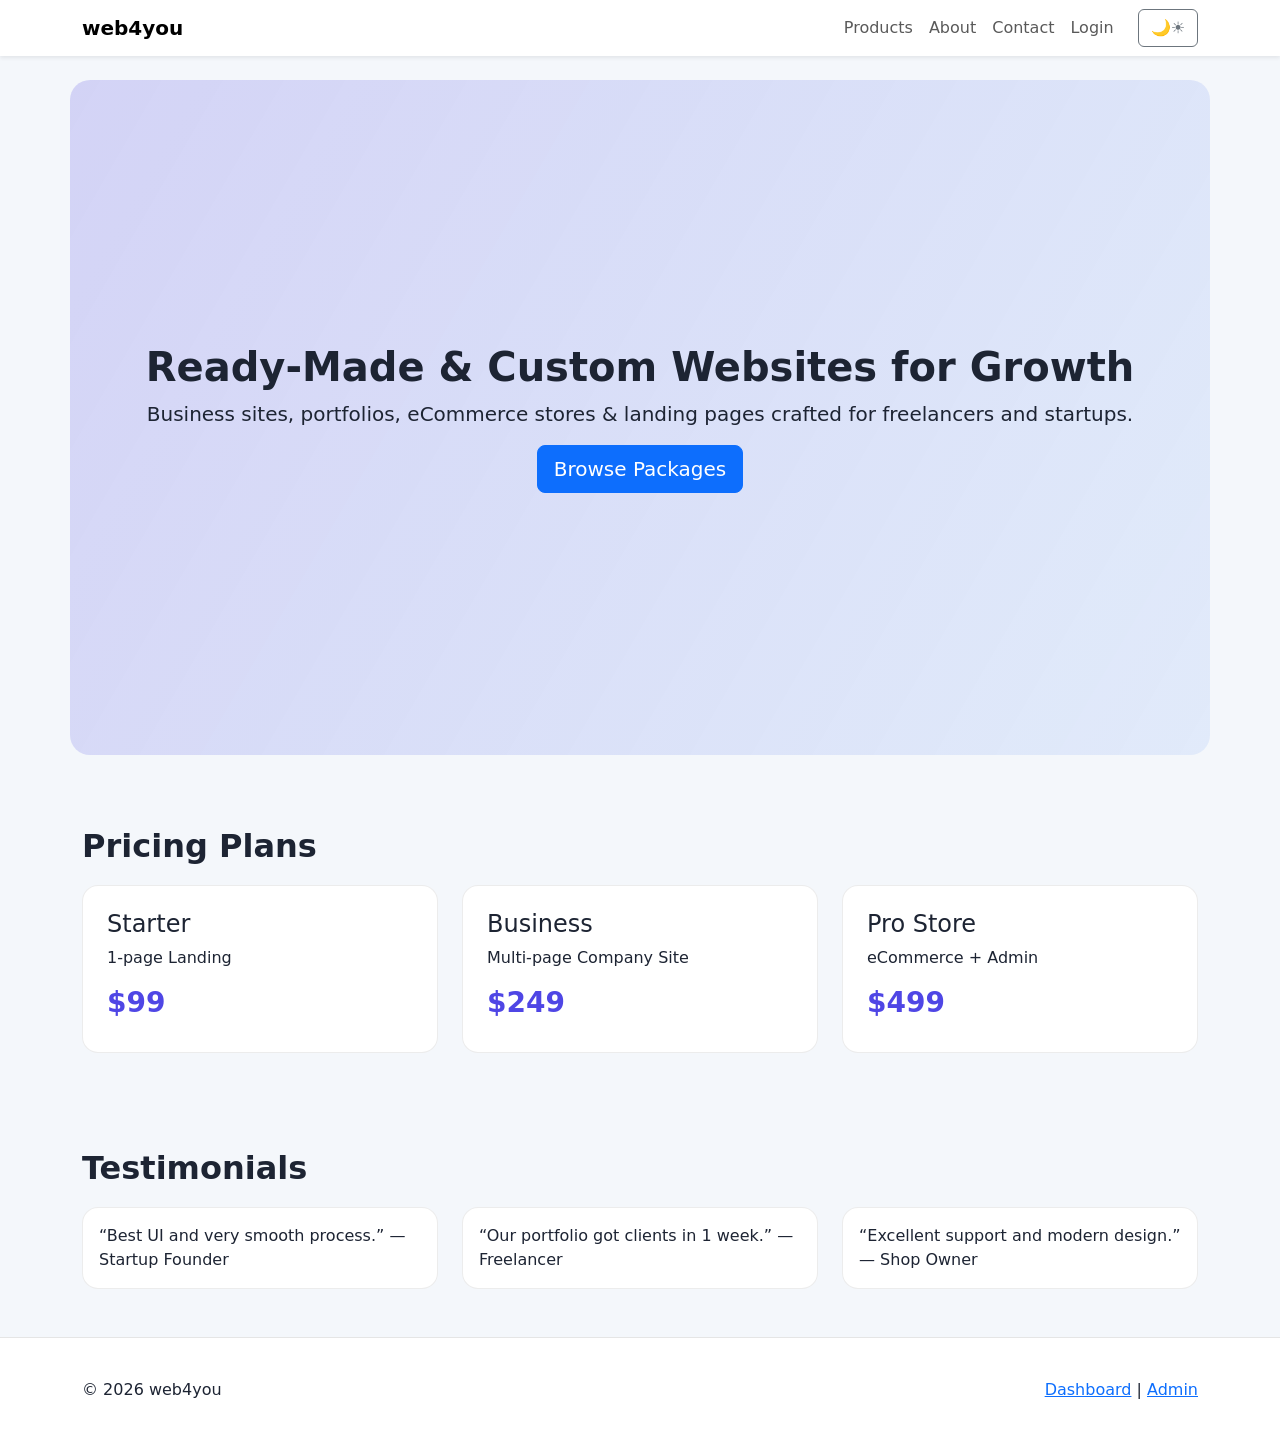
<file: index.html>
<!doctype html>
<html lang="en">
<head>
  <meta charset="UTF-8"><meta name="viewport" content="width=device-width, initial-scale=1.0">
  <title>web4you - Buy Stunning Websites</title>
  <link href="https://cdn.jsdelivr.net/npm/bootstrap@5.3.3/dist/css/bootstrap.min.css" rel="stylesheet">
  <link rel="stylesheet" href="css/style.css">
</head>
<body>
<nav class="navbar navbar-expand-lg sticky-top shadow-sm">
  <div class="container"><a class="navbar-brand fw-bold" href="index.html">web4you</a>
    <button class="navbar-toggler" data-bs-toggle="collapse" data-bs-target="#nav"><span class="navbar-toggler-icon"></span></button>
    <div class="collapse navbar-collapse" id="nav">
      <ul class="navbar-nav ms-auto">
        <li class="nav-item"><a class="nav-link" href="products.html">Products</a></li><li class="nav-item"><a class="nav-link" href="about.html">About</a></li>
        <li class="nav-item"><a class="nav-link" href="contact.html">Contact</a></li><li class="nav-item"><a class="nav-link" href="login.html">Login</a></li>
      </ul>
      <button class="btn btn-outline-secondary ms-3" onclick="toggleTheme()">🌙☀️</button>
    </div>
  </div>
</nav>
<section class="container my-4 hero text-center fade-up">
  <div>
    <h1>Ready-Made & Custom Websites for Growth</h1>
    <p class="lead">Business sites, portfolios, eCommerce stores & landing pages crafted for freelancers and startups.</p>
    <a href="products.html" class="btn btn-primary btn-lg">Browse Packages</a>
  </div>
</section>
<section class="container py-5">
  <h2 class="section-title">Pricing Plans</h2>
  <div class="row g-4">
    <div class="col-md-4"><div class="card p-4 h-100"><h4>Starter</h4><p>1-page Landing</p><h3 class="price-tag">$99</h3></div></div>
    <div class="col-md-4"><div class="card p-4 h-100"><h4>Business</h4><p>Multi-page Company Site</p><h3 class="price-tag">$249</h3></div></div>
    <div class="col-md-4"><div class="card p-4 h-100"><h4>Pro Store</h4><p>eCommerce + Admin</p><h3 class="price-tag">$499</h3></div></div>
  </div>
</section>
<section class="container py-5">
  <h2 class="section-title">Testimonials</h2>
  <div class="row g-4">
    <div class="col-md-4"><div class="card p-3">“Best UI and very smooth process.” — Startup Founder</div></div>
    <div class="col-md-4"><div class="card p-3">“Our portfolio got clients in 1 week.” — Freelancer</div></div>
    <div class="col-md-4"><div class="card p-3">“Excellent support and modern design.” — Shop Owner</div></div>
  </div>
</section>
<footer class="footer"><div class="container d-flex justify-content-between"><span>© 2026 web4you</span><span><a href="dashboard.php">Dashboard</a> | <a href="admin.php">Admin</a></span></div></footer>
<script src="https://code.jquery.com/jquery-3.7.1.min.js"></script>
<script src="https://cdn.jsdelivr.net/npm/bootstrap@5.3.3/dist/js/bootstrap.bundle.min.js"></script>
<script src="js/app.js"></script>
</body></html>
</file>
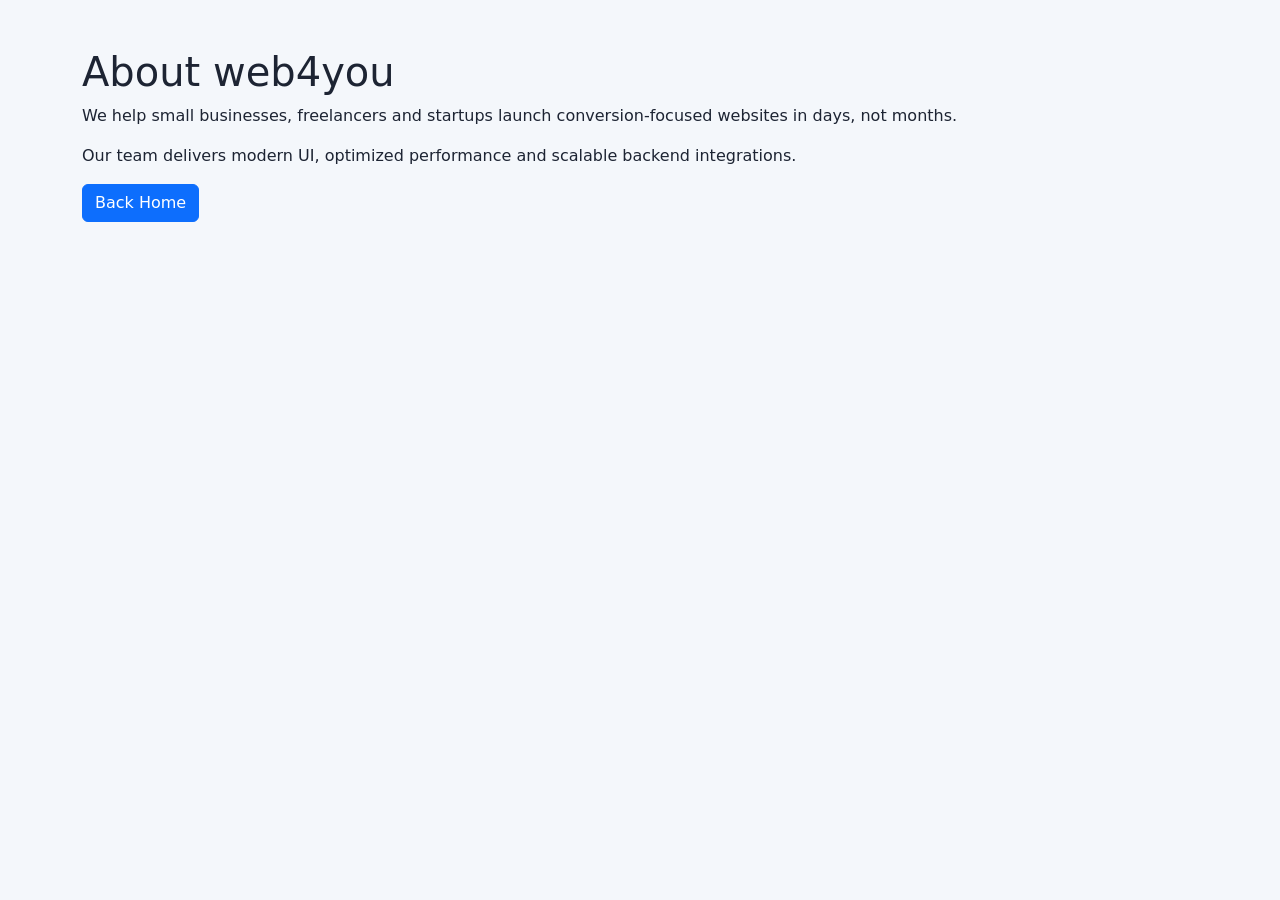
<file: about.html>
<!doctype html><html lang="en"><head><meta charset="UTF-8"><meta name="viewport" content="width=device-width, initial-scale=1.0"><title>About - web4you</title><link href="https://cdn.jsdelivr.net/npm/bootstrap@5.3.3/dist/css/bootstrap.min.css" rel="stylesheet"><link rel="stylesheet" href="css/style.css"></head>
<body><div class="container py-5"><h1>About web4you</h1><p>We help small businesses, freelancers and startups launch conversion-focused websites in days, not months.</p><p>Our team delivers modern UI, optimized performance and scalable backend integrations.</p><a href="index.html" class="btn btn-primary">Back Home</a></div><script src="https://code.jquery.com/jquery-3.7.1.min.js"></script><script src="js/app.js"></script></body></html>
</file>
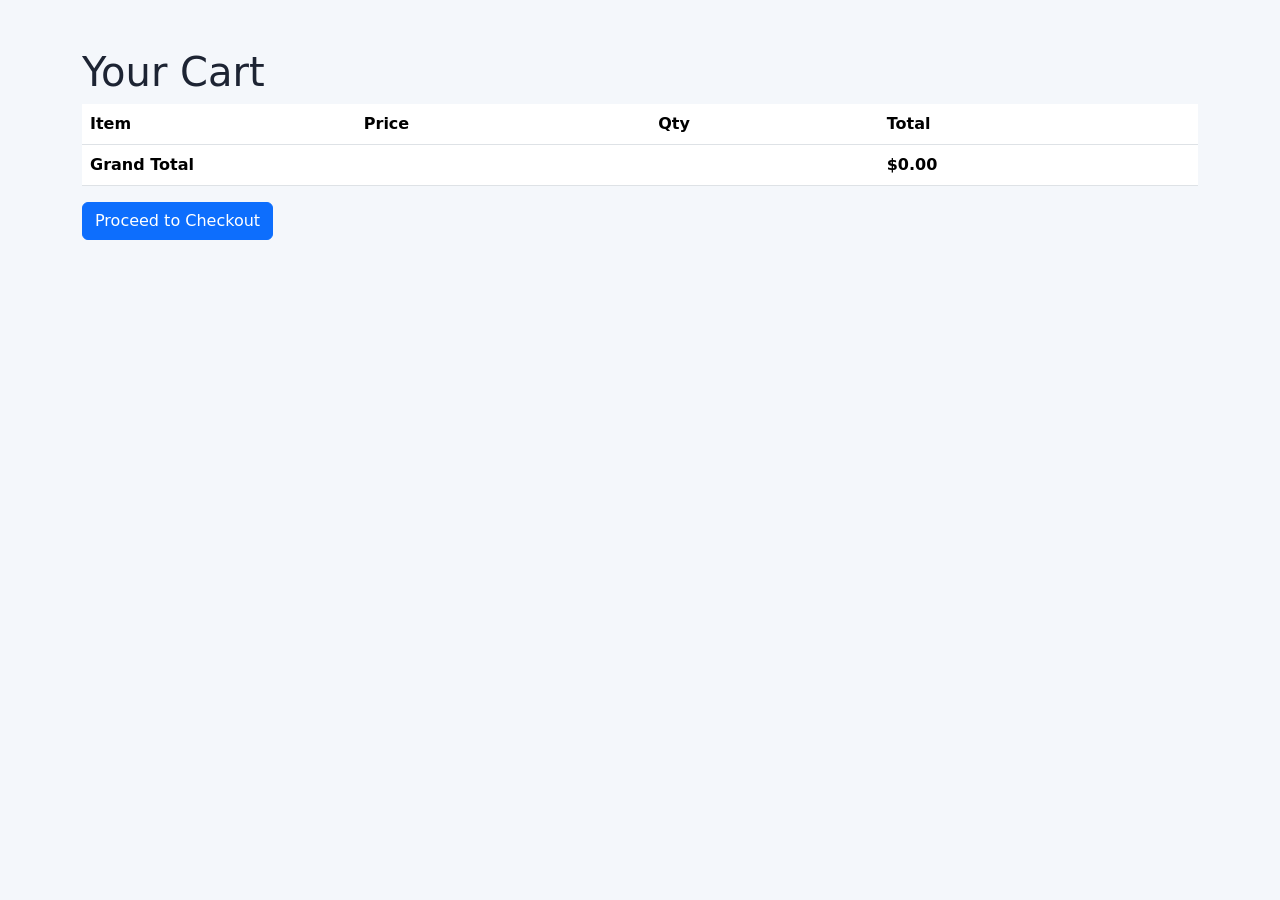
<file: cart.html>
<!doctype html><html lang="en"><head><meta charset="UTF-8"><meta name="viewport" content="width=device-width, initial-scale=1.0"><title>Cart</title><link href="https://cdn.jsdelivr.net/npm/bootstrap@5.3.3/dist/css/bootstrap.min.css" rel="stylesheet"><link rel="stylesheet" href="css/style.css"></head>
<body><div class="container py-5"><h1>Your Cart</h1><table class="table" id="cartTable"><thead><tr><th>Item</th><th>Price</th><th>Qty</th><th>Total</th></tr></thead><tbody></tbody></table><a class="btn btn-primary" href="checkout.html">Proceed to Checkout</a></div><script src="https://code.jquery.com/jquery-3.7.1.min.js"></script><script src="js/app.js"></script><script>const cart=JSON.parse(localStorage.getItem('guest_cart')||'[]');let html='';let total=0;cart.forEach(i=>{const sub=i.price*i.quantity;total+=sub;html+=`<tr><td>${i.title}</td><td>$${i.price}</td><td>${i.quantity}</td><td>$${sub.toFixed(2)}</td></tr>`});$('#cartTable tbody').html(html+`<tr><th colspan='3'>Grand Total</th><th>$${total.toFixed(2)}</th></tr>`);</script></body></html>
</file>
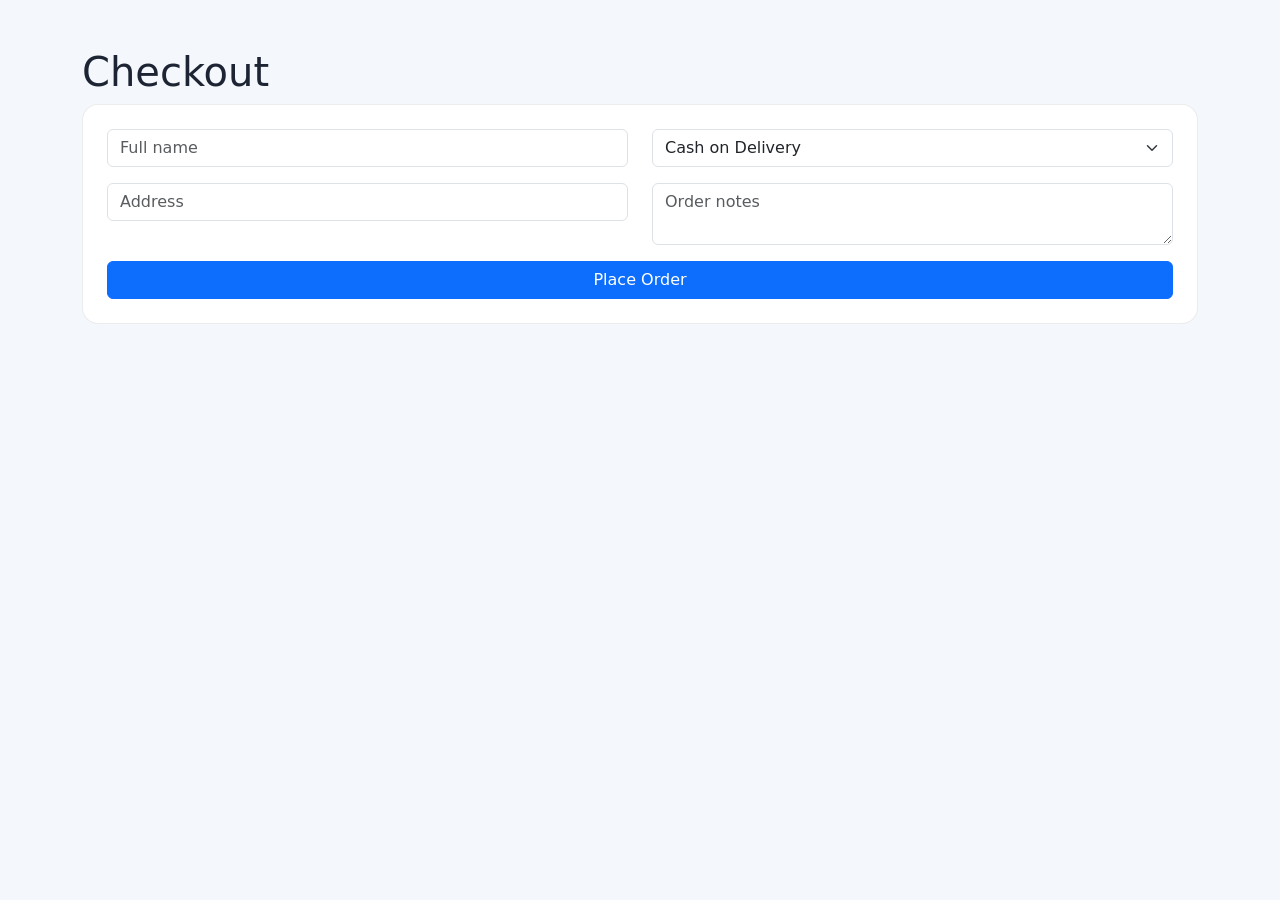
<file: checkout.html>
<!doctype html><html lang="en"><head><meta charset="UTF-8"><meta name="viewport" content="width=device-width, initial-scale=1.0"><title>Checkout</title><link href="https://cdn.jsdelivr.net/npm/bootstrap@5.3.3/dist/css/bootstrap.min.css" rel="stylesheet"><link rel="stylesheet" href="css/style.css"></head>
<body><div class="container py-5"><h1>Checkout</h1><form id="checkoutForm" class="card p-4"><div class="row"><div class="col-md-6"><input class="form-control mb-3" name="fullname" placeholder="Full name" required><input class="form-control mb-3" name="address" placeholder="Address" required></div><div class="col-md-6"><select class="form-select mb-3" name="payment_method"><option>Cash on Delivery</option><option>Manual Payment</option></select><textarea class="form-control mb-3" placeholder="Order notes"></textarea></div></div><button class="btn btn-primary">Place Order</button></form><div id="checkoutMsg" class="mt-3"></div></div><script src="https://code.jquery.com/jquery-3.7.1.min.js"></script><script src="js/app.js"></script><script>$('#checkoutForm').on('submit',e=>{e.preventDefault();$.post('includes/checkout.php',$('#checkoutForm').serialize(),r=>$('#checkoutMsg').html(`<div class='alert alert-success'>${r.message} #${r.order_id}</div>`),'json').fail(x=>$('#checkoutMsg').html(`<div class='alert alert-danger'>${x.responseJSON?.message||'Please login to checkout.'}</div>`));});</script></body></html>
</file>
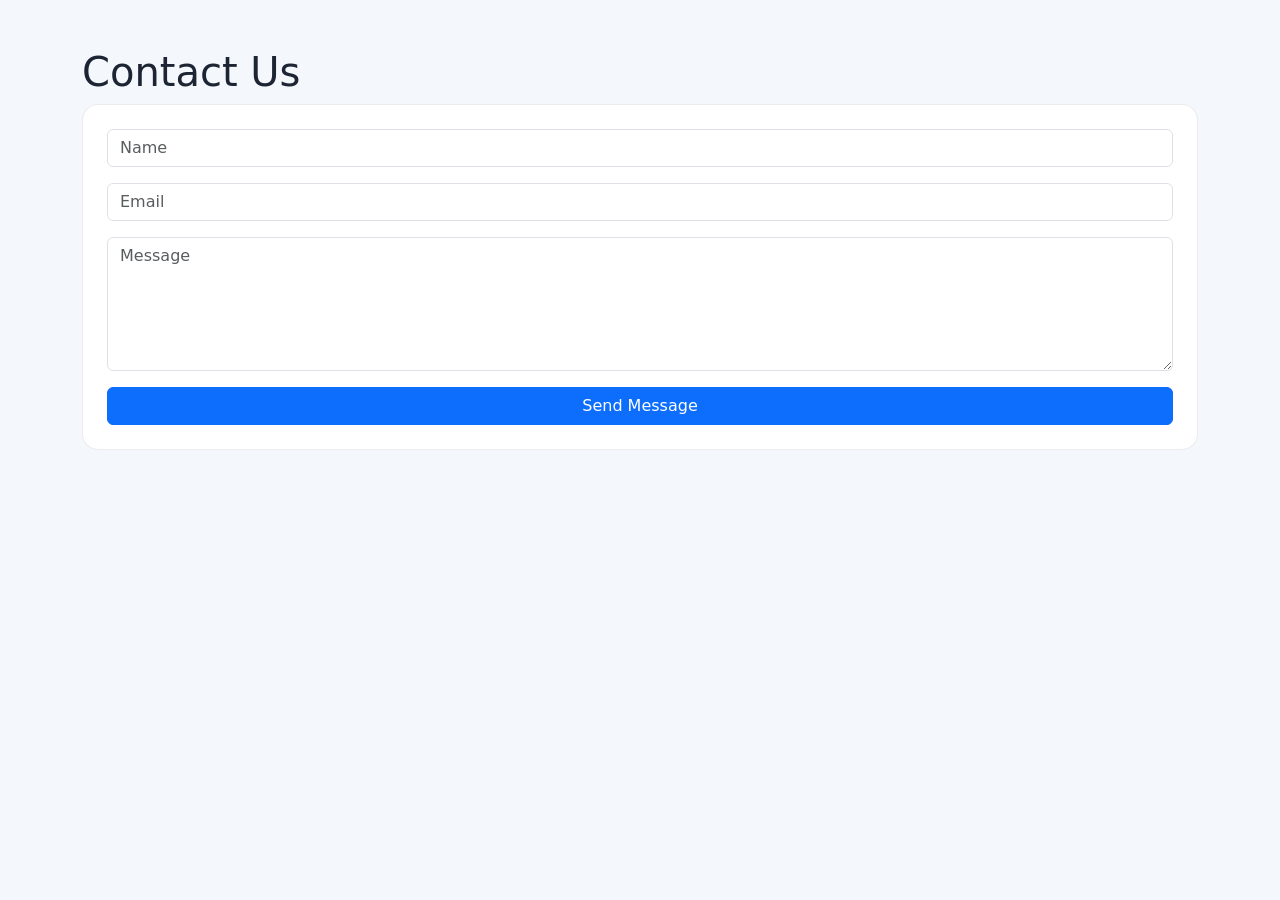
<file: contact.html>
<!doctype html><html lang="en"><head><meta charset="UTF-8"><meta name="viewport" content="width=device-width, initial-scale=1.0"><title>Contact - web4you</title><link href="https://cdn.jsdelivr.net/npm/bootstrap@5.3.3/dist/css/bootstrap.min.css" rel="stylesheet"><link rel="stylesheet" href="css/style.css"></head>
<body><div class="container py-5"><h1>Contact Us</h1><form id="contactForm" class="card p-4"><input name="name" class="form-control mb-3" placeholder="Name" required><input name="email" type="email" class="form-control mb-3" placeholder="Email" required><textarea name="message" class="form-control mb-3" rows="5" placeholder="Message" required></textarea><button class="btn btn-primary">Send Message</button></form><div id="contactMsg" class="mt-3"></div></div><script src="https://code.jquery.com/jquery-3.7.1.min.js"></script><script src="js/app.js"></script><script>$('#contactForm').on('submit', function(e){e.preventDefault();$.post('includes/contact.php', $(this).serialize(), r=>$('#contactMsg').html(`<div class="alert alert-success">${r.message}</div>`),'json').fail(x=>$('#contactMsg').html(`<div class="alert alert-danger">${x.responseJSON?.message||'Error'}</div>`));});</script></body></html>
</file>
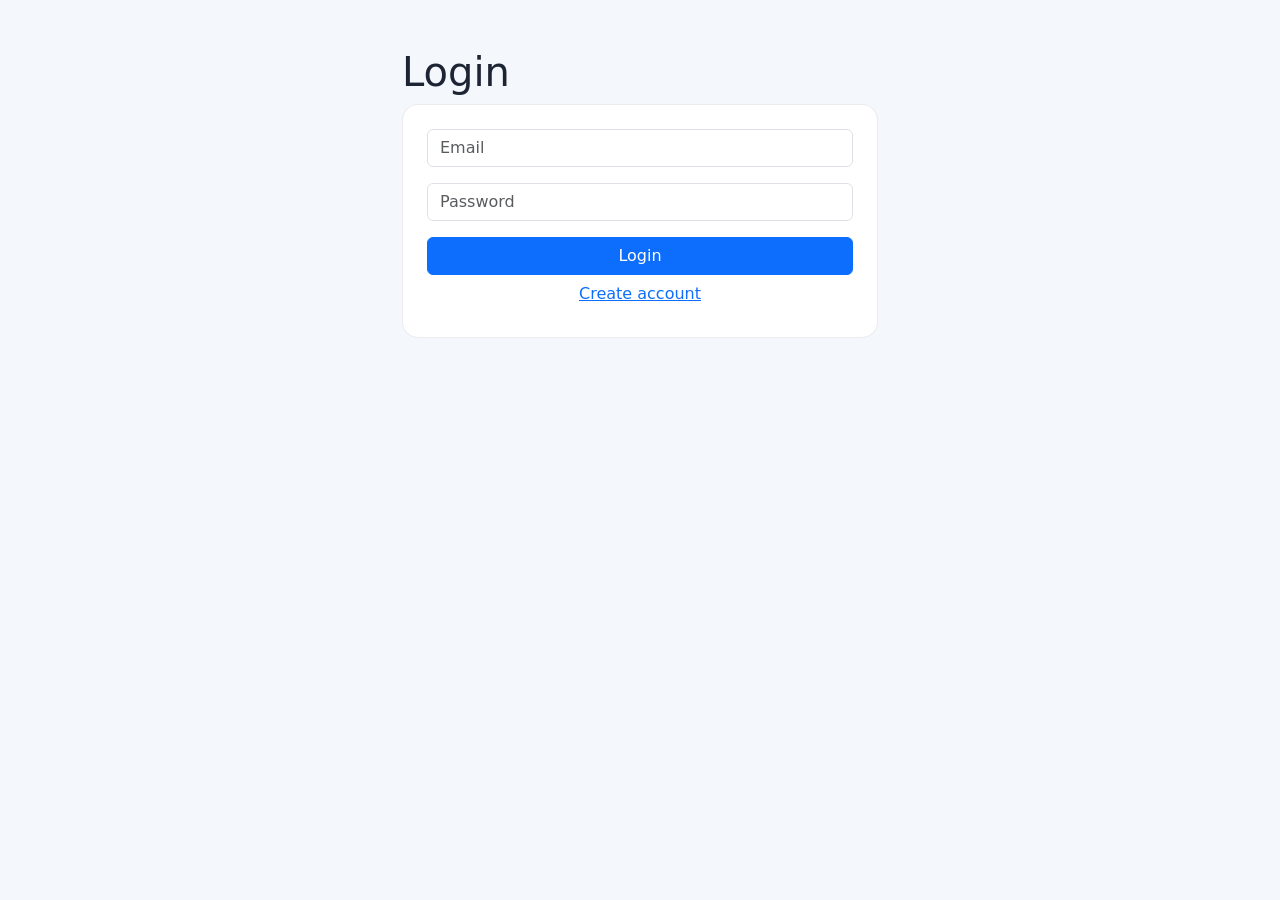
<file: login.html>
<!doctype html><html lang="en"><head><meta charset="UTF-8"><meta name="viewport" content="width=device-width, initial-scale=1.0"><title>Login</title><link href="https://cdn.jsdelivr.net/npm/bootstrap@5.3.3/dist/css/bootstrap.min.css" rel="stylesheet"><link rel="stylesheet" href="css/style.css"></head>
<body><div class="container py-5" style="max-width:500px;"><h1>Login</h1><form id="loginForm" class="card p-4"><input type="hidden" name="action" value="login"><input name="email" class="form-control mb-3" type="email" placeholder="Email" required><input name="password" class="form-control mb-3" type="password" placeholder="Password" required><button class="btn btn-primary">Login</button><a href="register.html" class="btn btn-link">Create account</a></form><div id="msg"></div></div><script src="https://code.jquery.com/jquery-3.7.1.min.js"></script><script>$('#loginForm').on('submit',function(e){e.preventDefault();$.post('includes/auth.php',$(this).serialize(),r=>{location.href='dashboard.php';},'json').fail(x=>$('#msg').html(`<div class='alert alert-danger mt-3'>${x.responseJSON?.message||'Login failed'}</div>`));});</script></body></html>
</file>
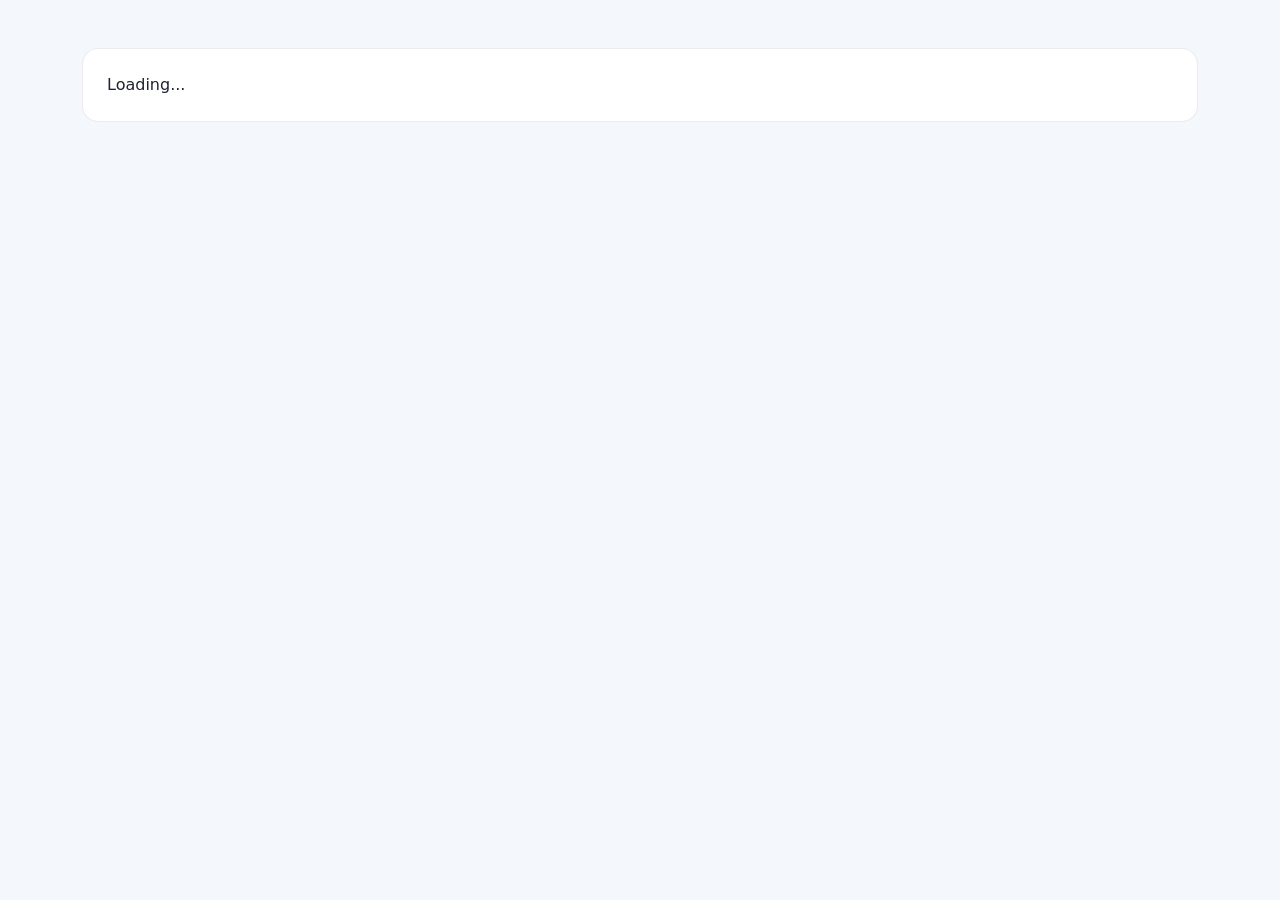
<file: product-details.html>
<!doctype html><html lang="en"><head><meta charset="UTF-8"><meta name="viewport" content="width=device-width, initial-scale=1.0"><title>Product Details</title><link href="https://cdn.jsdelivr.net/npm/bootstrap@5.3.3/dist/css/bootstrap.min.css" rel="stylesheet"><link rel="stylesheet" href="css/style.css"></head>
<body><div class="container py-5"><div id="productBox" class="card p-4">Loading...</div></div><script src="https://code.jquery.com/jquery-3.7.1.min.js"></script><script src="js/app.js"></script><script>const id=new URLSearchParams(location.search).get('id');$.getJSON('includes/products.php',{search:''},res=>{const p=res.products.find(x=>x.id==id); if(!p){$('#productBox').html('Product not found');return;} $('#productBox').html(`<h2>${p.title}</h2><p>${p.description}</p><p class='price-tag'>$${p.price}</p><a class='btn btn-outline-primary' href='${p.demo_link}' target='_blank'>Live Demo</a> <button class='btn btn-primary' onclick='addToGuestCart({"id":${p.id},"title":"${p.title}","price":${p.price}})'>Add to Cart</button>`);});</script></body></html>
</file>
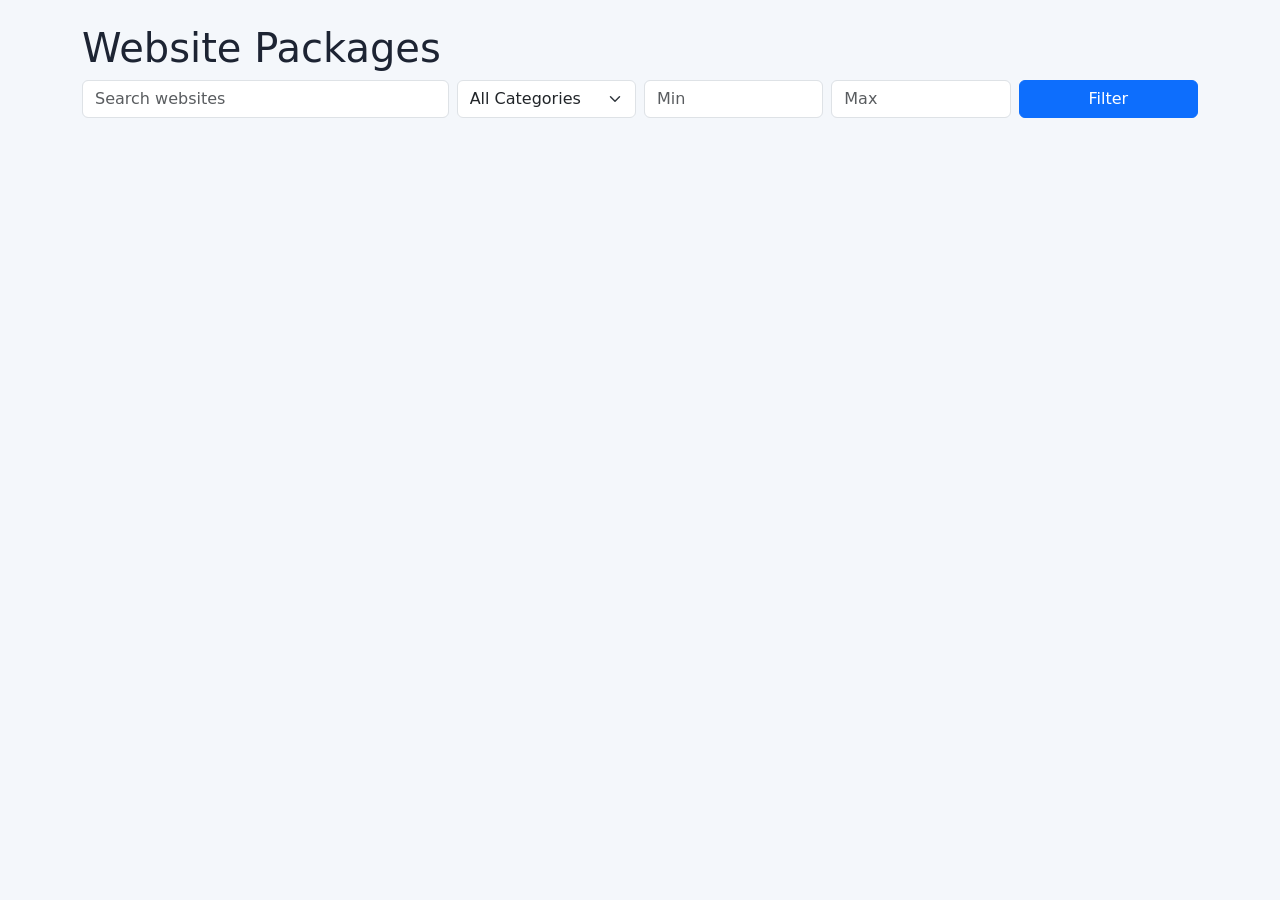
<file: products.html>
<!doctype html><html lang="en"><head><meta charset="UTF-8"><meta name="viewport" content="width=device-width, initial-scale=1.0"><title>Products - web4you</title><link href="https://cdn.jsdelivr.net/npm/bootstrap@5.3.3/dist/css/bootstrap.min.css" rel="stylesheet"><link rel="stylesheet" href="css/style.css"></head>
<body><div class="container py-4"><h1>Website Packages</h1><div class="row g-2 mb-4"><div class="col-md-4"><input id="search" class="form-control" placeholder="Search websites"></div><div class="col-md-2"><select id="category" class="form-select"><option value="">All Categories</option><option value="1">Business</option><option value="2">Portfolio</option><option value="3">Store</option><option value="4">Blog</option></select></div><div class="col-md-2"><input id="minPrice" class="form-control" type="number" placeholder="Min"></div><div class="col-md-2"><input id="maxPrice" class="form-control" type="number" placeholder="Max"></div><div class="col-md-2"><button class="btn btn-primary w-100" onclick="loadProducts()">Filter</button></div></div><div id="productsContainer" class="row"></div></div><script src="https://code.jquery.com/jquery-3.7.1.min.js"></script><script src="js/app.js"></script><script src="js/products.js"></script><script>loadProducts(); $('#search').on('input', loadProducts);</script></body></html>
</file>
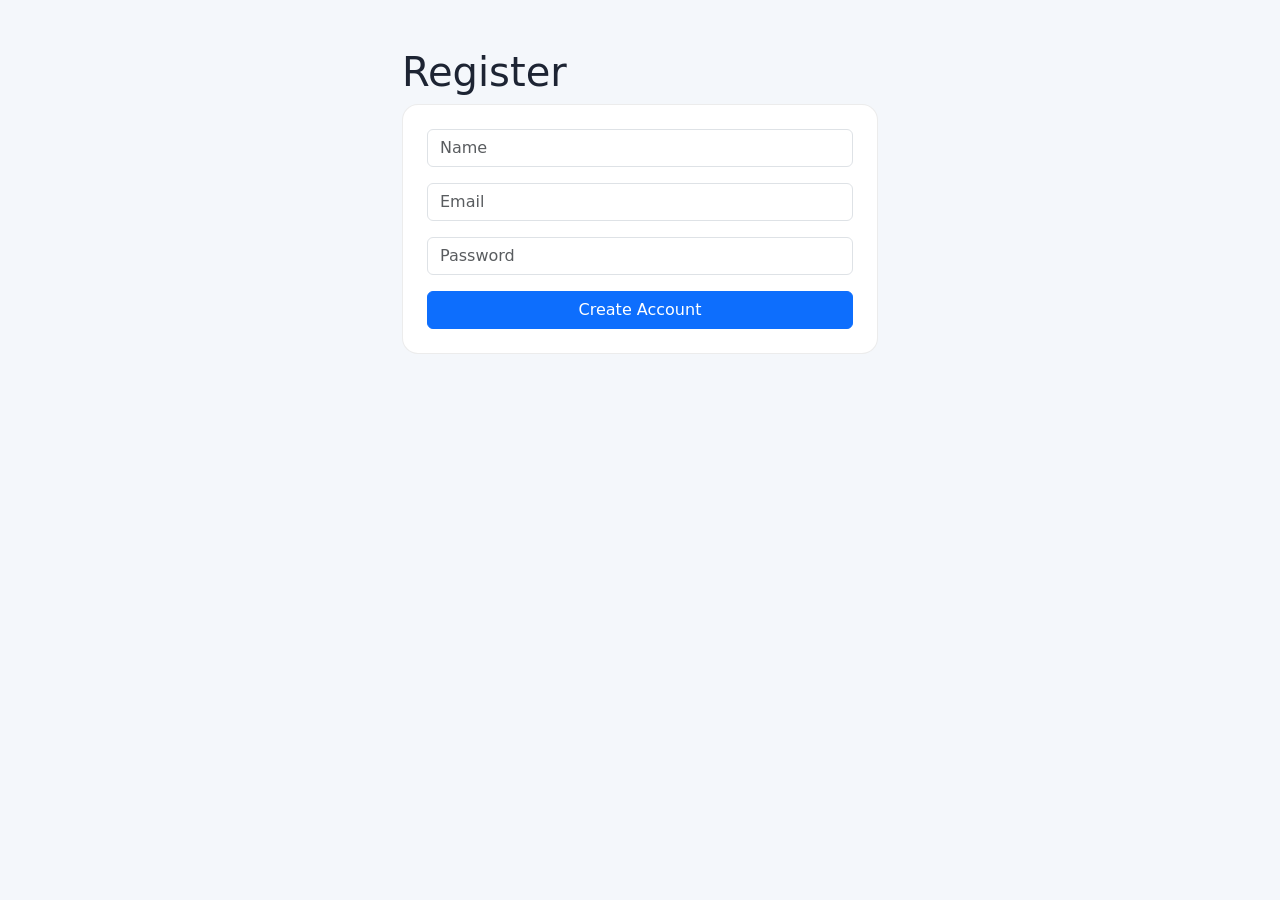
<file: register.html>
<!doctype html><html lang="en"><head><meta charset="UTF-8"><meta name="viewport" content="width=device-width, initial-scale=1.0"><title>Register</title><link href="https://cdn.jsdelivr.net/npm/bootstrap@5.3.3/dist/css/bootstrap.min.css" rel="stylesheet"><link rel="stylesheet" href="css/style.css"></head>
<body><div class="container py-5" style="max-width:500px;"><h1>Register</h1><form id="registerForm" class="card p-4"><input type="hidden" name="action" value="register"><input name="name" class="form-control mb-3" placeholder="Name" required><input name="email" class="form-control mb-3" type="email" placeholder="Email" required><input name="password" class="form-control mb-3" type="password" placeholder="Password" required><button class="btn btn-primary">Create Account</button></form><div id="msg"></div></div><script src="https://code.jquery.com/jquery-3.7.1.min.js"></script><script>$('#registerForm').on('submit',function(e){e.preventDefault();$.post('includes/auth.php',$(this).serialize(),r=>$('#msg').html(`<div class='alert alert-success mt-3'>${r.message}</div>`),'json').fail(x=>$('#msg').html(`<div class='alert alert-danger mt-3'>${x.responseJSON?.message||'Register failed'}</div>`));});</script></body></html>
</file>
<file: css/style.css>
:root {
  --bg: #f4f7fb;
  --text: #1d2433;
  --card: #ffffff;
  --accent: #4f46e5;
  --muted: #6c7590;
}

body.dark-mode {
  --bg: #0d1224;
  --text: #f5f7ff;
  --card: #151c35;
  --accent: #60a5fa;
  --muted: #a5b4d4;
}

body {
  background: var(--bg);
  color: var(--text);
  transition: background 0.3s ease, color 0.3s ease;
  font-family: 'Inter', system-ui, sans-serif;
}

.navbar, .card, .footer, .offcanvas, .table {
  background-color: var(--card) !important;
  color: var(--text);
}

.hero {
  min-height: 75vh;
  display: grid;
  place-items: center;
  background: linear-gradient(120deg, rgba(79,70,229,0.2), rgba(59,130,246,0.1));
  border-radius: 20px;
}

.hero h1 { font-weight: 800; }
.sticky-top { backdrop-filter: blur(8px); }
.card { border: 1px solid rgba(127,127,127,0.15); border-radius: 16px; }
.price-tag { color: var(--accent); font-weight: 700; }
.section-title { font-weight: 700; margin-bottom: 1.2rem; }
.footer { padding: 2.5rem 0; border-top: 1px solid rgba(127,127,127,0.2); }
.fade-up { animation: fadeUp 0.8s ease both; }
@keyframes fadeUp { from { opacity: 0; transform: translateY(16px);} to {opacity: 1; transform: translateY(0);} }
</file>
